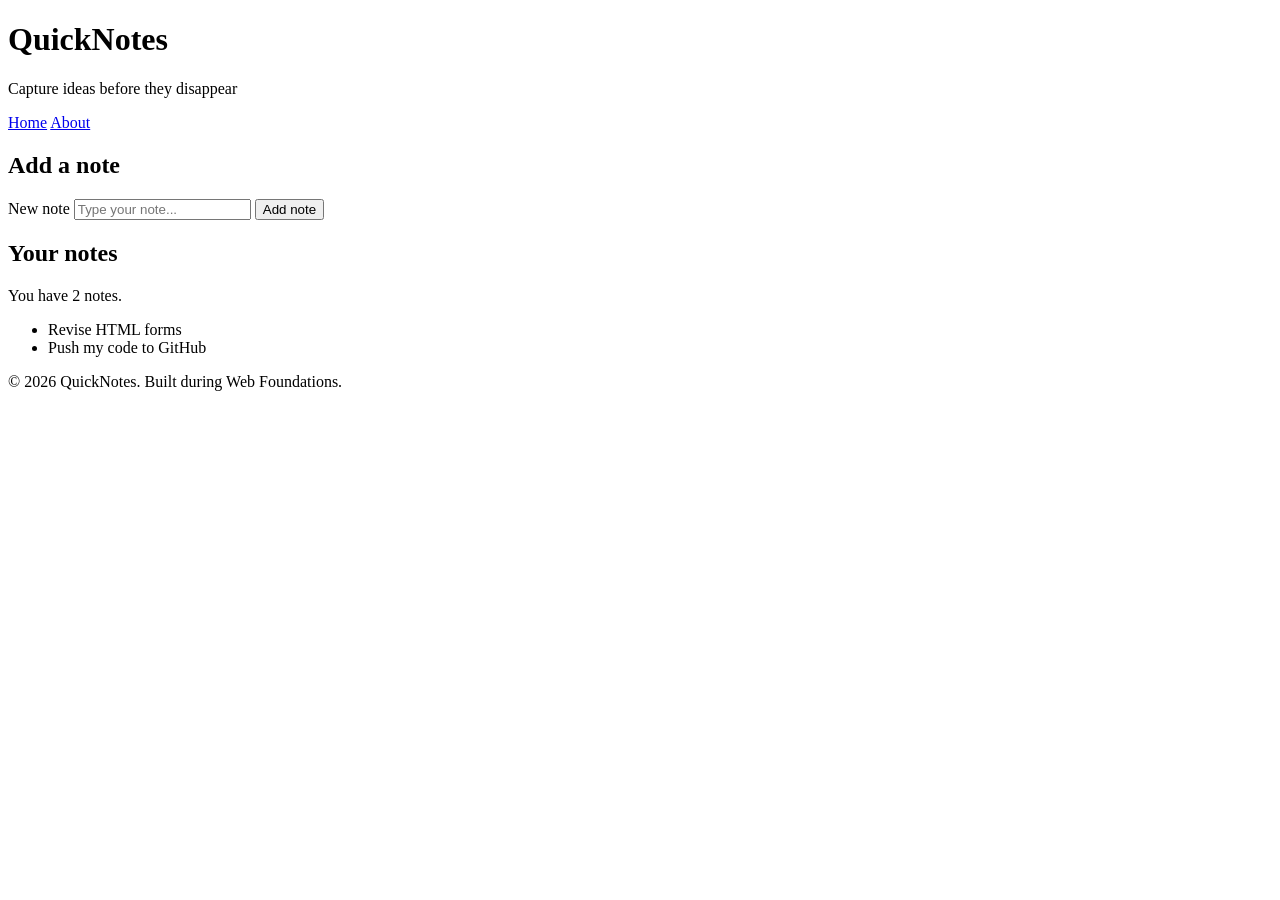
<file: day1/index.html>
<!DOCTYPE html>
<html lang="en">
<head>
    <meta charset="UTF-8">
    <meta name="viewport" content="width=device-width, initial-scale=1.0">
    <title>QuickNotes</title>
</head>

<body>
    <header>
        <h1>QuickNotes</h1>
        <p>Capture ideas before they disappear</p>
        <nav>
            <a href="index.html">Home</a>
            <a href="about.html">About</a>
        </nav>
    </header>

<main>
    <section>
        <h2>Add a note</h2>

        <form id="note-form">
            <label for="note-input">New note</label>
            <input
            type="text"
            id="note-input"
            placeholder="Type your note..."
            />
            <button type="submit">Add note</button>
        </form>
    </section>

    <section>
        <h2>Your notes</h2>
        <p id="note-count">You have 2 notes.</p>

        <ul id="notes-list">
            <li>Revise HTML forms</li>
            <li>Push my code to GitHub</li>
            <!-- Notes will be added here -->
        </ul>
    </section>

</main>
<footer>
    <p>&copy; 2026 QuickNotes. Built during Web Foundations.</p>
</footer>
</body>
</html>
</file>
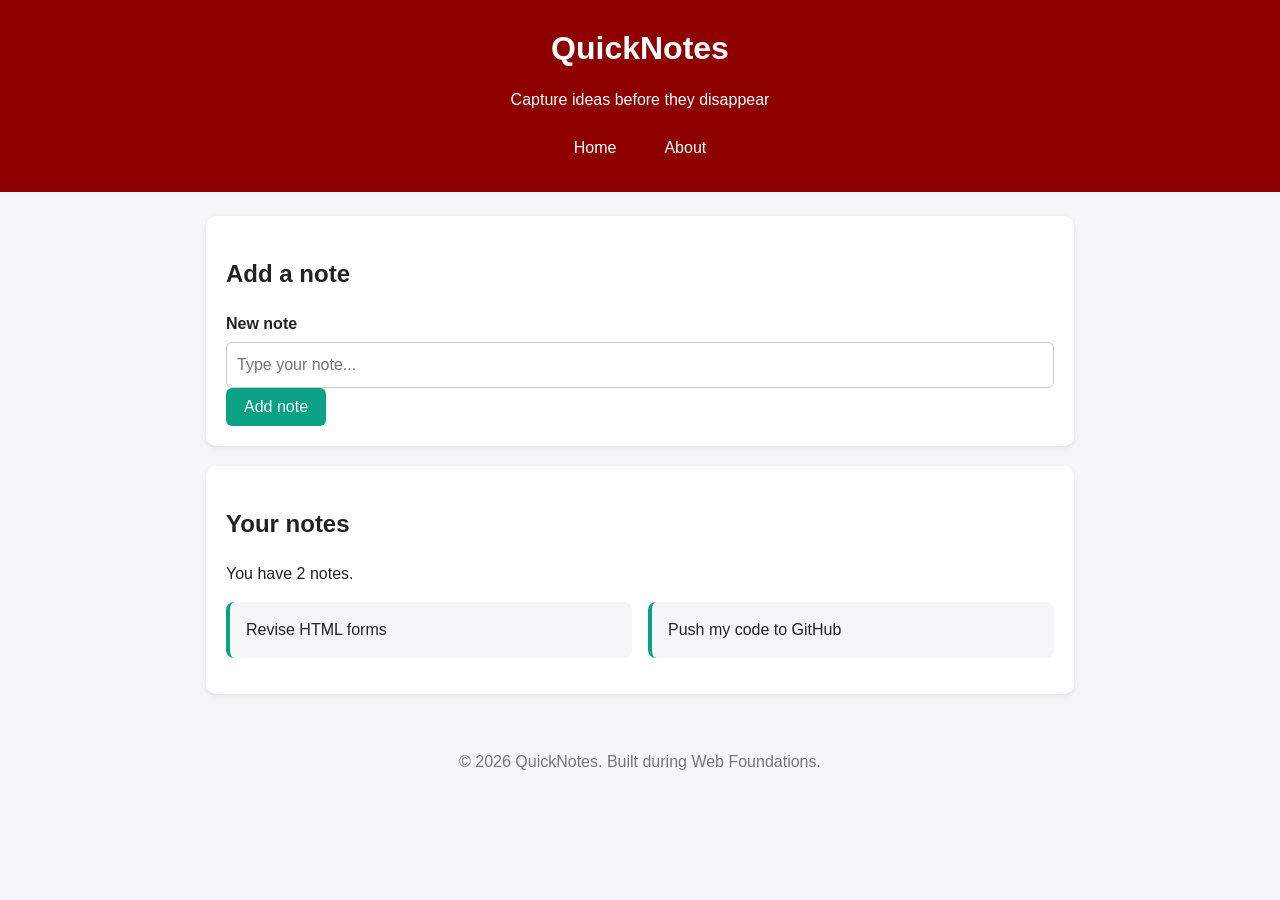
<file: day2/index.html>
<!DOCTYPE html>
<html lang="en">
<head>
    <meta charset="UTF-8">
    <meta name="viewport" content="width=device-width, initial-scale=1.0">
    <title>QuickNotes</title>
    <link rel="stylesheet" href="style.css">
</head>

<body>
    <header>
        <h1>QuickNotes</h1>
        <p>Capture ideas before they disappear</p>
        <nav>
            <a href="index.html">Home</a>
            <a href="about.html">About</a>
        </nav>
    </header>

<main>
    <section>
        <h2>Add a note</h2>

        <form id="note-form">
            <label for="note-input">New note</label>
            <input
            type="text"
            id="note-input"
            placeholder="Type your note..."
            >
            <button type="submit">Add note</button>
        </form>
    </section>

    <section>
        <h2>Your notes</h2>
        <p id="note-count">You have 2 notes.</p>

        <ul id="notes-list">
            <li>Revise HTML forms</li>
            <li>Push my code to GitHub</li>
            <!-- Notes will be added here -->
        </ul>
    </section>

</main>
<footer>
    <p>&copy; 2026 QuickNotes. Built during Web Foundations.</p>
</footer>
</body>
</html>
</file>
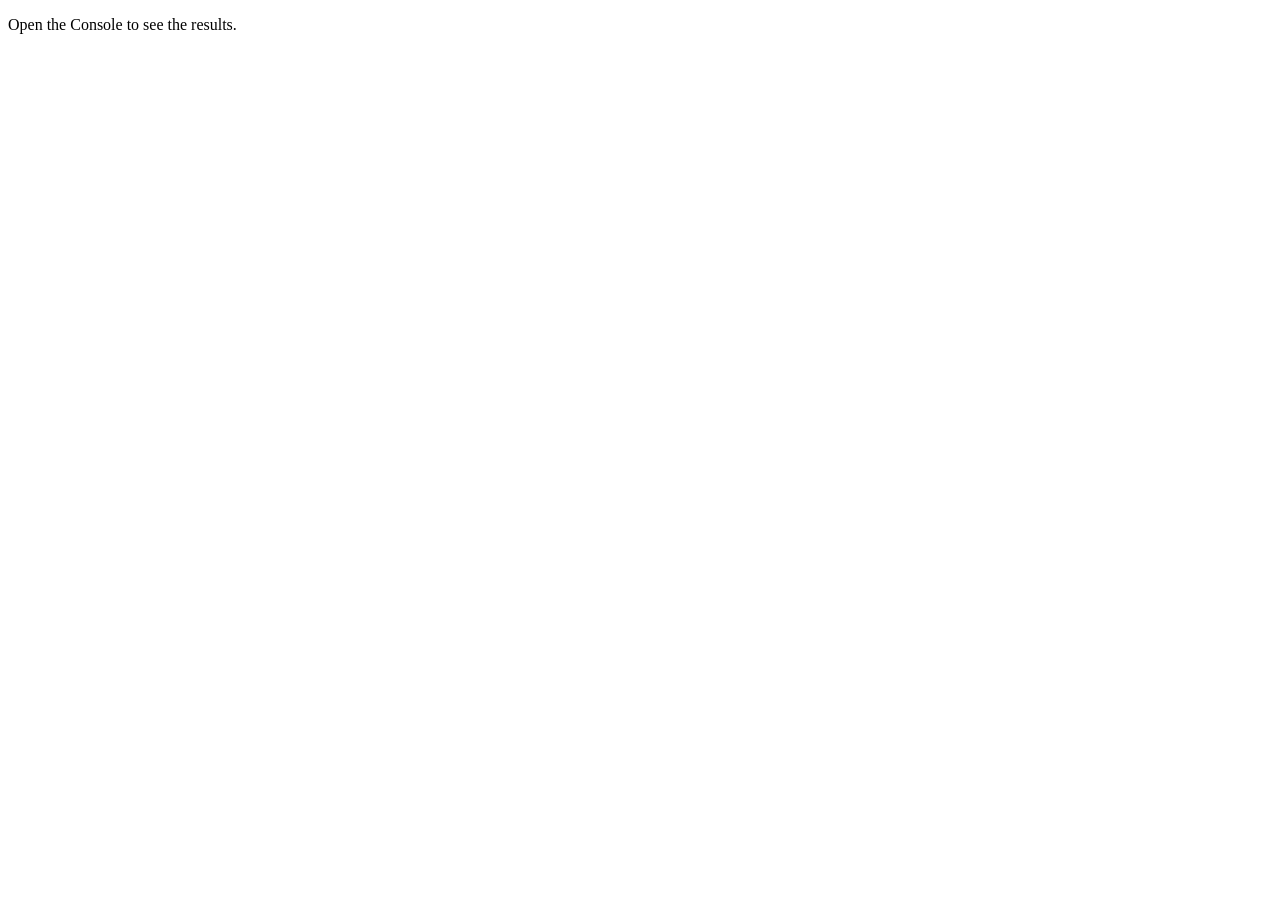
<file: day3/index.html>
<!DOCTYPE html>
<html lang="en">
<head>
    <meta charset="UTF-8">
    <meta name="viewport" content="width=device-width, initial-scale=1.0">
    <title>Notes Toolkit</title>
    <script src="script.js" defer></script>
</head>
<body>
    <p>Open the Console to see the results.</p>
</body>
</html>
</file>
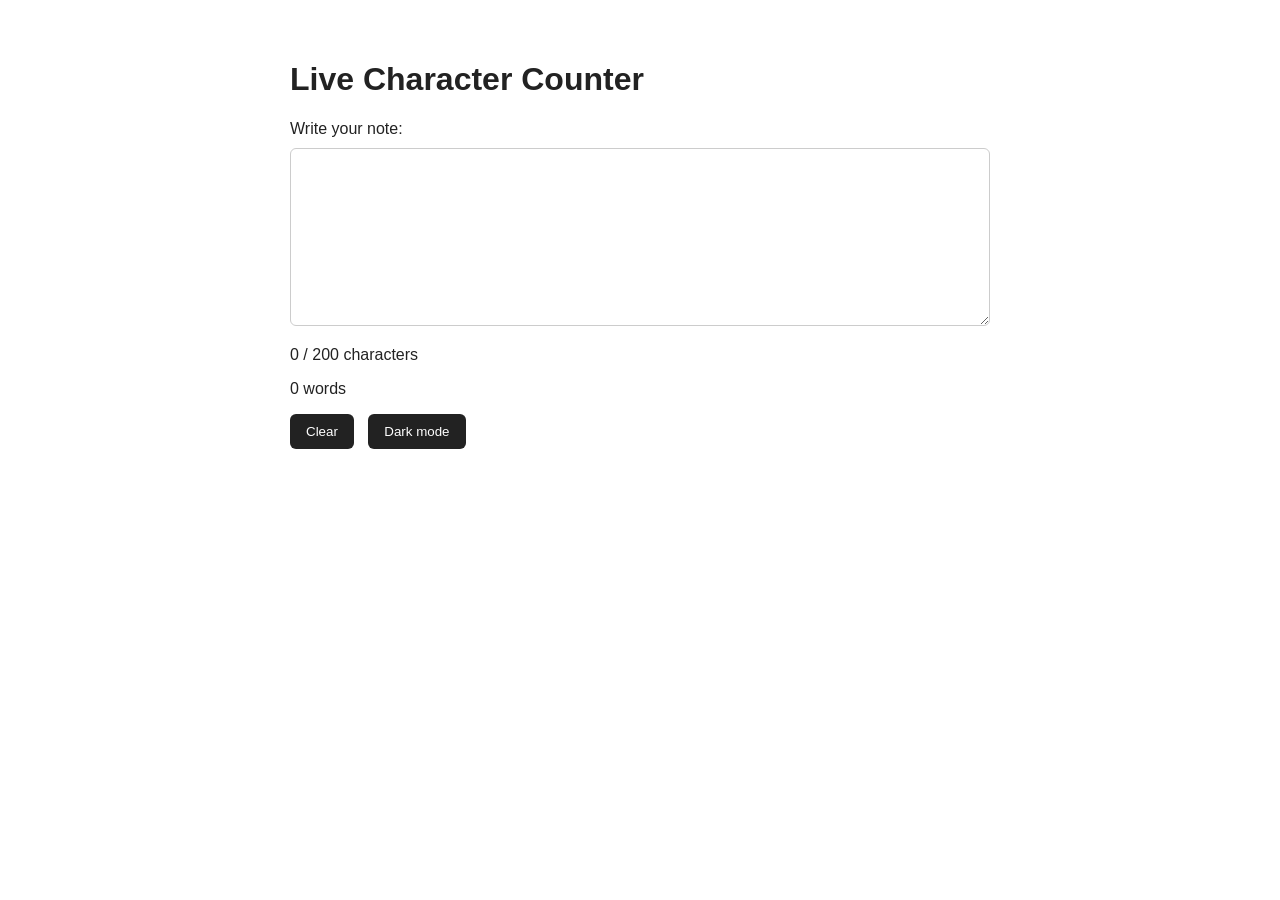
<file: day4/index.html>
<!DOCTYPE html>
<html lang="en">
<head>
    <meta charset="UTF-8">
    <meta name="viewport" content="width=device-width, initial-scale=1.0">
    <title>Live Character Counter</title>
    <link rel="stylesheet" href="style.css">
    <script src="script.js" defer></script>
</head>
<body>

    <main>
        <h1>Live Character Counter</h1>

        <label for="note-text">Write your note:</label>
        <textarea id="note-text" rows="8" maxlength="200"></textarea>

        <p id="char-count">0 / 200 characters</p>
        <p id="word-count">0 words</p>

        <button id="clear-btn" type="button">Clear</button>
        <button id="theme-toggle" type="button">Dark mode</button>
    </main>

</body>
</html>
</file>
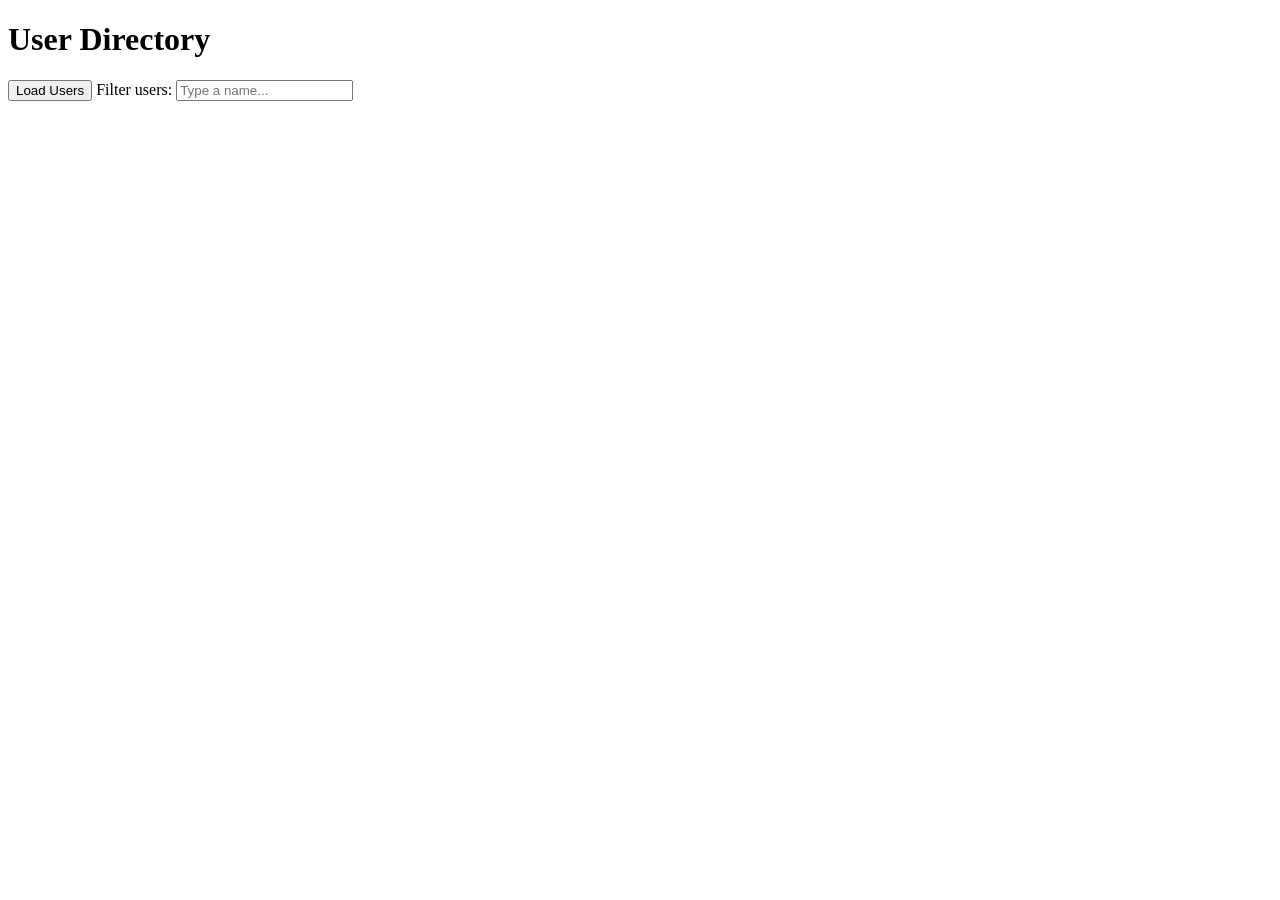
<file: day5/index.html>
<!DOCTYPE html>
<html lang="en">
  <head>
    <meta charset="UTF-8" />
    <meta name="viewport" content="width=device-width, initial-scale=1.0" />
    <title>User Directory</title>
    <script src="users.js" defer></script>
  </head>

  <body>
    <h1>User Directory</h1>

    <button id="load-users">Load Users</button>

    <label for="filter-input">Filter users:</label>
    <input
      id="filter-input"
      type="text"
      placeholder="Type a name..."
    />

    <p id="status"></p>

    <ul id="users-list"></ul>
  </body>
</html>
</file>
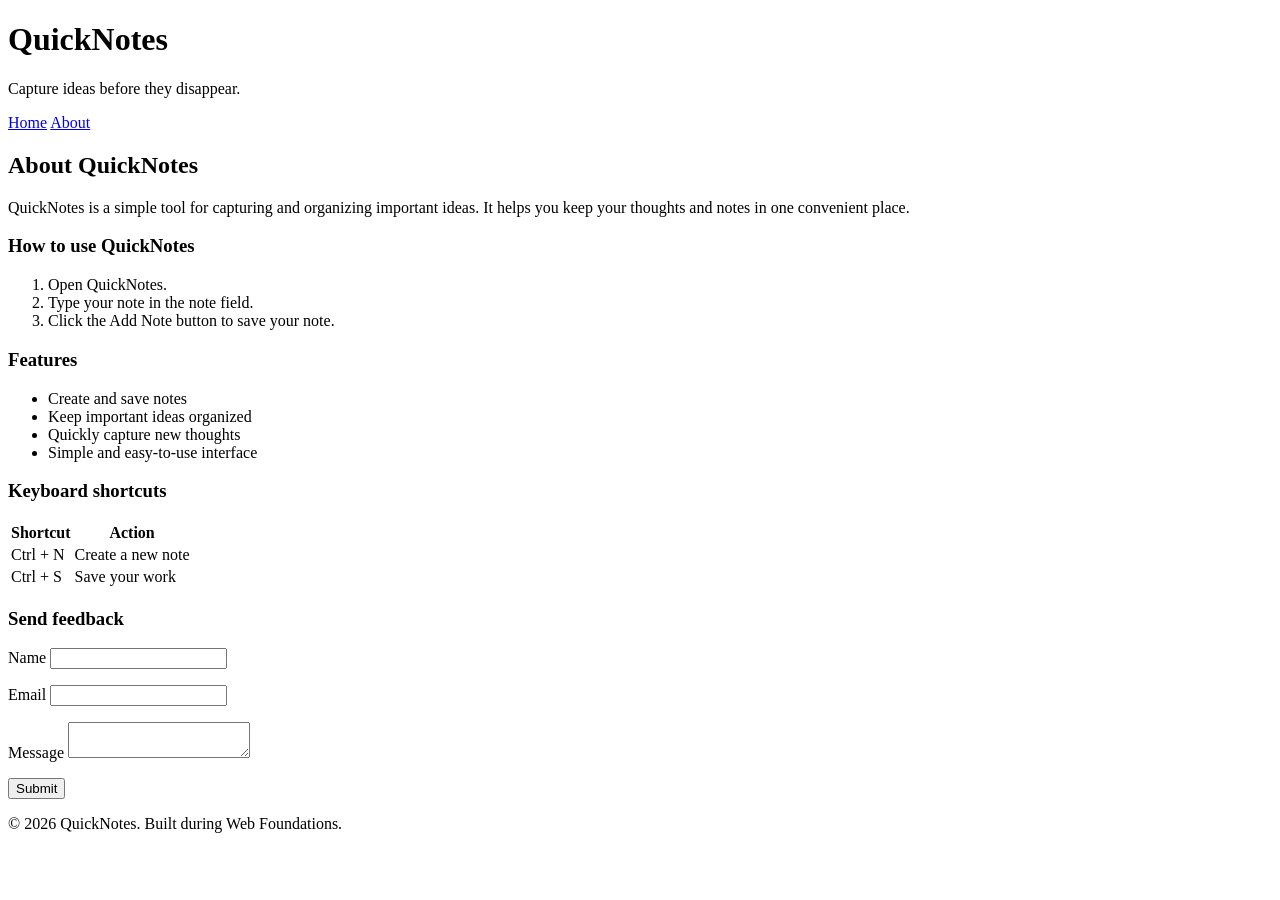
<file: day1/about.html>
<!DOCTYPE html>
<html lang="en">
    <head>
        <meta charset="UTF-8" />
        <meta name="viewport" content="width=device-width, initial-scale=1.0" />
        <title>About QuickNotes</title>
    </head>

    <body>
        <header>
            <h1>QuickNotes</h1>
            <p>Capture ideas before they disappear.</p>

            <nav>
                <a href="index.html">Home</a>
                <a href="about.html">About</a>
            </nav>
        </header>

        <main>
            <h2>About QuickNotes</h2>

            <p>
                QuickNotes is a simple tool for capturing and organizing
                important ideas. It helps you keep your thoughts and notes in
                one convenient place.
            </p>

            <section>
                <h3>How to use QuickNotes</h3>
                <ol>
                    <li>Open QuickNotes.</li>
                    <li>Type your note in the note field.</li>
                    <li>Click the Add Note button to save your note.</li>
                </ol>
            </section>

            <section>
                <h3>Features</h3>
                <ul>
                    <li>Create and save notes</li>
                    <li>Keep important ideas organized</li>
                    <li>Quickly capture new thoughts</li>
                    <li>Simple and easy-to-use interface</li>
                </ul>
            </section>

            <section>
                <h3>Keyboard shortcuts</h3>

                <table>
                    <thead>
                        <tr>
                            <th>Shortcut</th>
                            <th>Action</th>
                        </tr>
                    </thead>

                    <tbody>
                        <tr>
                            <td>Ctrl + N</td>
                            <td>Create a new note</td>
                        </tr>

                        <tr>
                            <td>Ctrl + S</td>
                            <td>Save your work</td>
                        </tr>
                    </tbody>
                </table>
            </section>

            <section>
                <h3>Send feedback</h3>

                <form>
                    <p>
                        <label for="name">Name</label>
                        <input type="text" id="name" name="name" required />
                    </p>

                    <p>
                        <label for="email">Email</label>
                        <input type="email" id="email" name="email" required />
                    </p>

                    <p>
                        <label for="message">Message</label>
                        <textarea
                            id="message"
                            name="message"
                            required
                        ></textarea>
                    </p>

                    <button type="submit">Submit</button>
                </form>
            </section>
        </main>

        <footer>
            <p>&copy; 2026 QuickNotes. Built during Web Foundations.</p>
        </footer>
    </body>
</html>
</file>
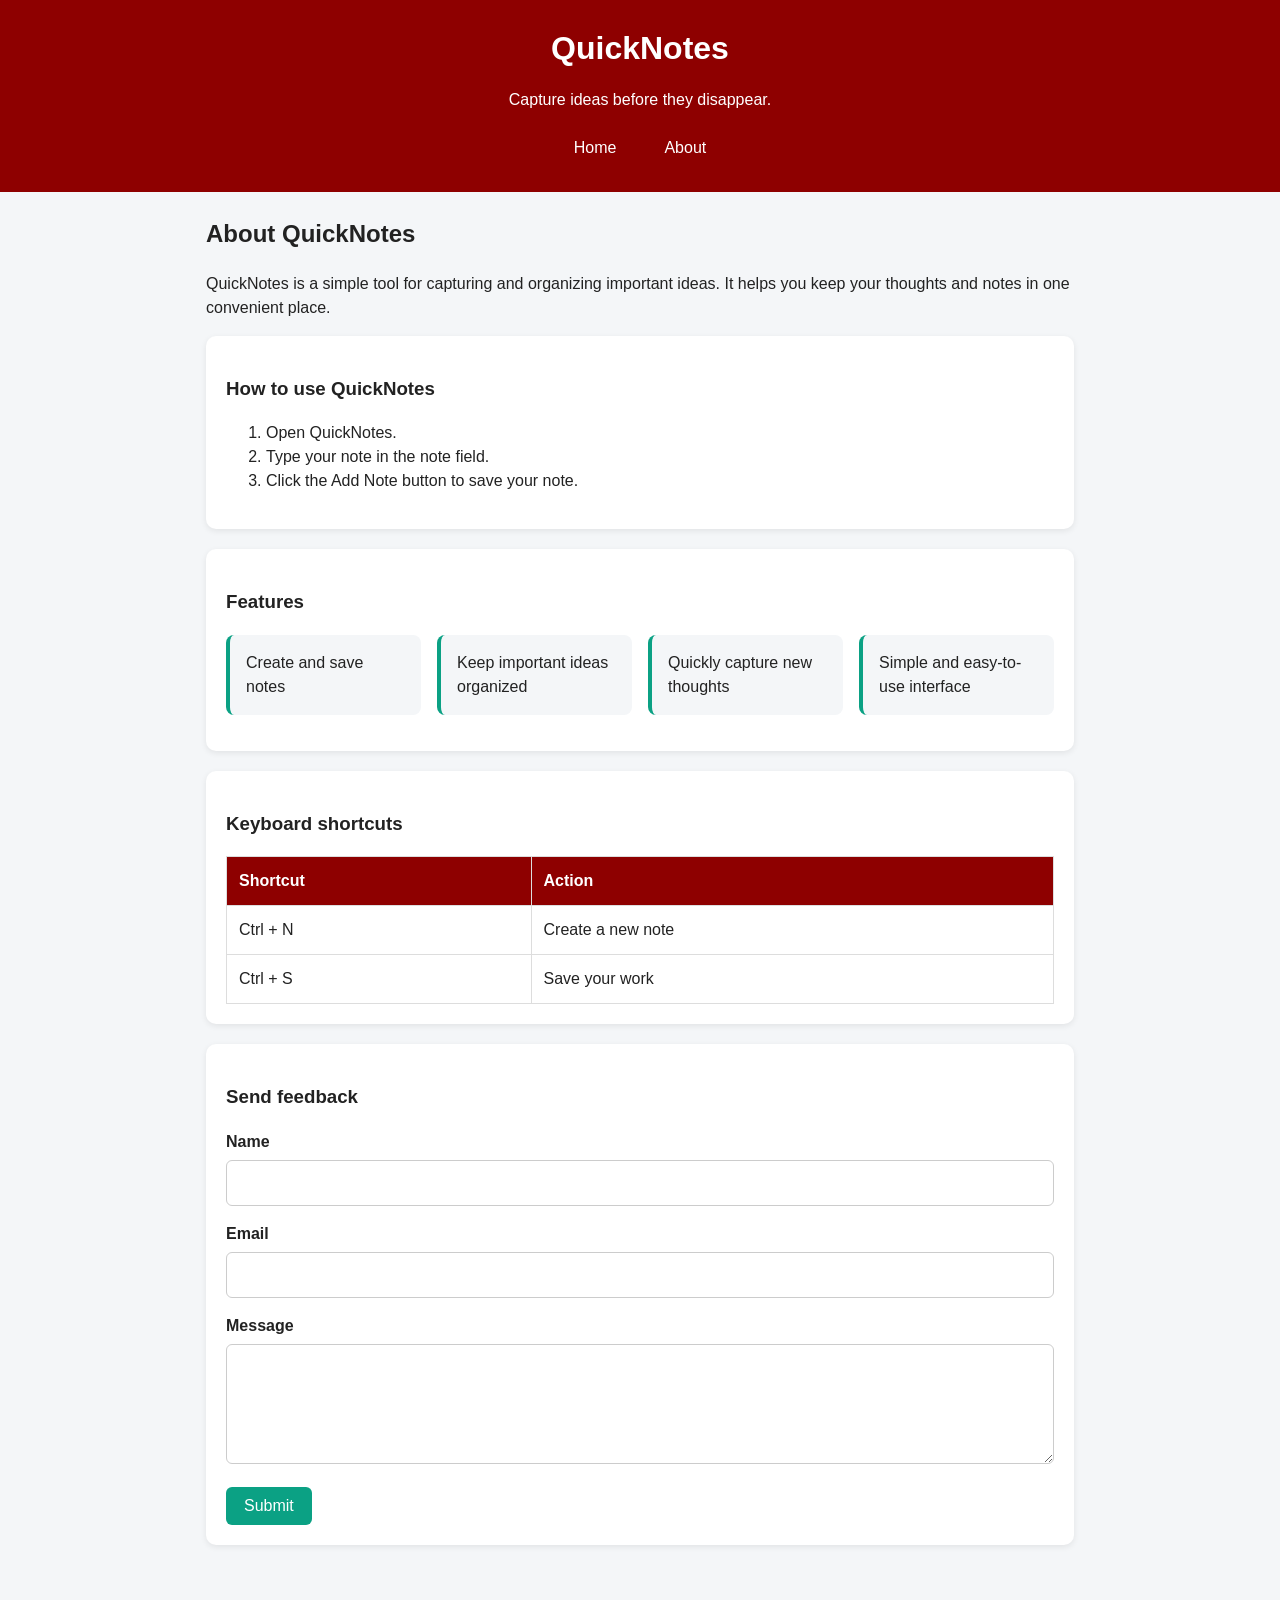
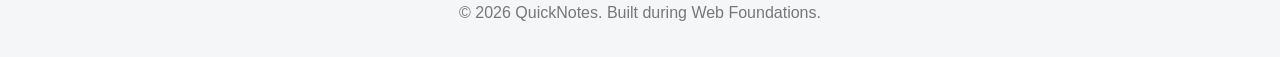
<file: day2/about.html>
<!DOCTYPE html>
<html lang="en">
    <head>
        <meta charset="UTF-8" />
        <meta name="viewport" content="width=device-width, initial-scale=1.0" />
        <title>About QuickNotes</title>
        <link rel="stylesheet" href="style.css" />
    </head>

    <body>
        <header>
            <h1>QuickNotes</h1>
            <p>Capture ideas before they disappear.</p>

            <nav>
                <a href="index.html">Home</a>
                <a href="about.html">About</a>
            </nav>
        </header>

        <main>
            <h2>About QuickNotes</h2>

            <p>
                QuickNotes is a simple tool for capturing and organizing
                important ideas. It helps you keep your thoughts and notes in
                one convenient place.
            </p>

            <section>
                <h3>How to use QuickNotes</h3>
                <ol>
                    <li>Open QuickNotes.</li>
                    <li>Type your note in the note field.</li>
                    <li>Click the Add Note button to save your note.</li>
                </ol>
            </section>

            <section>
                <h3>Features</h3>
                <ul>
                    <li>Create and save notes</li>
                    <li>Keep important ideas organized</li>
                    <li>Quickly capture new thoughts</li>
                    <li>Simple and easy-to-use interface</li>
                </ul>
            </section>

            <section>
                <h3>Keyboard shortcuts</h3>

                <table>
                    <thead>
                        <tr>
                            <th>Shortcut</th>
                            <th>Action</th>
                        </tr>
                    </thead>

                    <tbody>
                        <tr>
                            <td>Ctrl + N</td>
                            <td>Create a new note</td>
                        </tr>

                        <tr>
                            <td>Ctrl + S</td>
                            <td>Save your work</td>
                        </tr>
                    </tbody>
                </table>
            </section>

            <section>
                <h3>Send feedback</h3>

                <form>
                    <p>
                        <label for="name">Name</label>
                        <input type="text" id="name" name="name" required />
                    </p>

                    <p>
                        <label for="email">Email</label>
                        <input type="email" id="email" name="email" required />
                    </p>

                    <p>
                        <label for="message">Message</label>
                        <textarea
                            id="message"
                            name="message"
                            required
                        ></textarea>
                    </p>

                    <button type="submit">Submit</button>
                </form>
            </section>
        </main>

        <footer>
            <p>&copy; 2026 QuickNotes. Built during Web Foundations.</p>
        </footer>
    </body>
</html>
</file>
<file: day2/style.css>
/* 1. Reset and base styles */
*,
*::before,
*::after {
    box-sizing: border-box;
}

body {
    margin: 0;
    font-family: "Segoe UI", Arial, sans-serif;
    background-color: #f4f6f8;
    color: #222;
    line-height: 1.5;
}

/* 2. Header */
header {
    background-color: #8e0000;
    color: white;
    text-align: center;
    padding: 24px 16px;
}

header h1 {
    margin: 0;
}

/* 3. Navigation */
nav {
    display: flex;
    justify-content: center;
    align-items: center;
    gap: 24px;
    margin-top: 16px;
}

nav a {
    color: white;
    text-decoration: none;
    padding: 8px 12px;
    border-radius: 6px;
    transition: background-color 0.2s ease, transform 0.2s ease;
}

nav a:hover {
    background-color: #6f0000;
    transform: translateY(-2px);
}

/* 4. Main content and section cards */
main {
    max-width: 900px;
    margin: 24px auto;
    padding: 0 16px;
}

section {
    background: white;
    padding: 20px;
    border-radius: 10px;
    margin-bottom: 20px;
    box-shadow: 0 2px 6px rgba(0, 0, 0, 0.08);
}

/* 5. Features grid */
section:nth-of-type(2) ul {
    display: grid;
    grid-template-columns: repeat(auto-fit, minmax(180px, 1fr));
    gap: 16px;
    list-style: none;
    padding: 0;
}

section:nth-of-type(2) li {
    background-color: #f4f6f8;
    padding: 16px;
    border-radius: 8px;
    border-left: 4px solid #0ba184;
}

/* 6. Table */
table {
    width: 100%;
    border-collapse: collapse;
}

th,
td {
    border: 1px solid #ddd;
    padding: 12px;
    text-align: left;
}

th {
    background-color: #8e0000;
    color: white;
}

/* 7. Feedback form */
form p {
    margin-bottom: 16px;
}

label {
    display: block;
    font-weight: bold;
    margin-bottom: 6px;
}

input,
textarea {
    width: 100%;
    padding: 10px;
    border: 1px solid #ccc;
    border-radius: 6px;
    font: inherit;
}

textarea {
    min-height: 120px;
    resize: vertical;
}

button {
    background-color: #0ba184;
    color: white;
    border: none;
    padding: 10px 18px;
    border-radius: 6px;
    font-size: 1rem;
    cursor: pointer;
    transition: background-color 0.2s ease, transform 0.2s ease;
}

button:hover {
    background-color: #088a70;
    transform: translateY(-2px);
}

/* 8. Footer */
footer {
    text-align: center;
    color: #777;
    padding: 16px;
}

/* 9. Small screens */
@media (max-width: 600px) {
    header {
        padding: 18px 12px;
    }

    header h1 {
        font-size: 1.6rem;
    }

    nav {
        gap: 12px;
    }

    main {
        margin-top: 16px;
    }

    section {
        padding: 16px;
    }
}
</file>
<file: day4/style.css>
:root {
    --background-color: #ffffff;
    --text-color: #222222;
    --input-background: #ffffff;
    --border-color: #cccccc;
    --button-background: #222222;
    --button-text: #ffffff;
}

body.dark {
    --background-color: #222222;
    --text-color: #ffffff;
    --input-background: #333333;
    --border-color: #666666;
    --button-background: #ffffff;
    --button-text: #222222;
}

* {
    box-sizing: border-box;
}

body {
    margin: 0;
    padding: 40px 20px;
    font-family: Arial, sans-serif;
    background-color: var(--background-color);
    color: var(--text-color);
    transition: background-color 0.3s, color 0.3s;
}

main {
    max-width: 700px;
    margin: 0 auto;
}

textarea {
    width: 100%;
    margin-top: 10px;
    padding: 12px;
    background-color: var(--input-background);
    color: var(--text-color);
    border: 1px solid var(--border-color);
    border-radius: 6px;
    font-size: 1rem;
}

button {
    margin-right: 10px;
    padding: 10px 16px;
    border: none;
    border-radius: 6px;
    background-color: var(--button-background);
    color: var(--button-text);
    cursor: pointer;
}

button:hover {
    opacity: 0.8;
}

.warning {
    color: orange;
}

.over {
    color: red;
    font-weight: bold;
}
</file>
